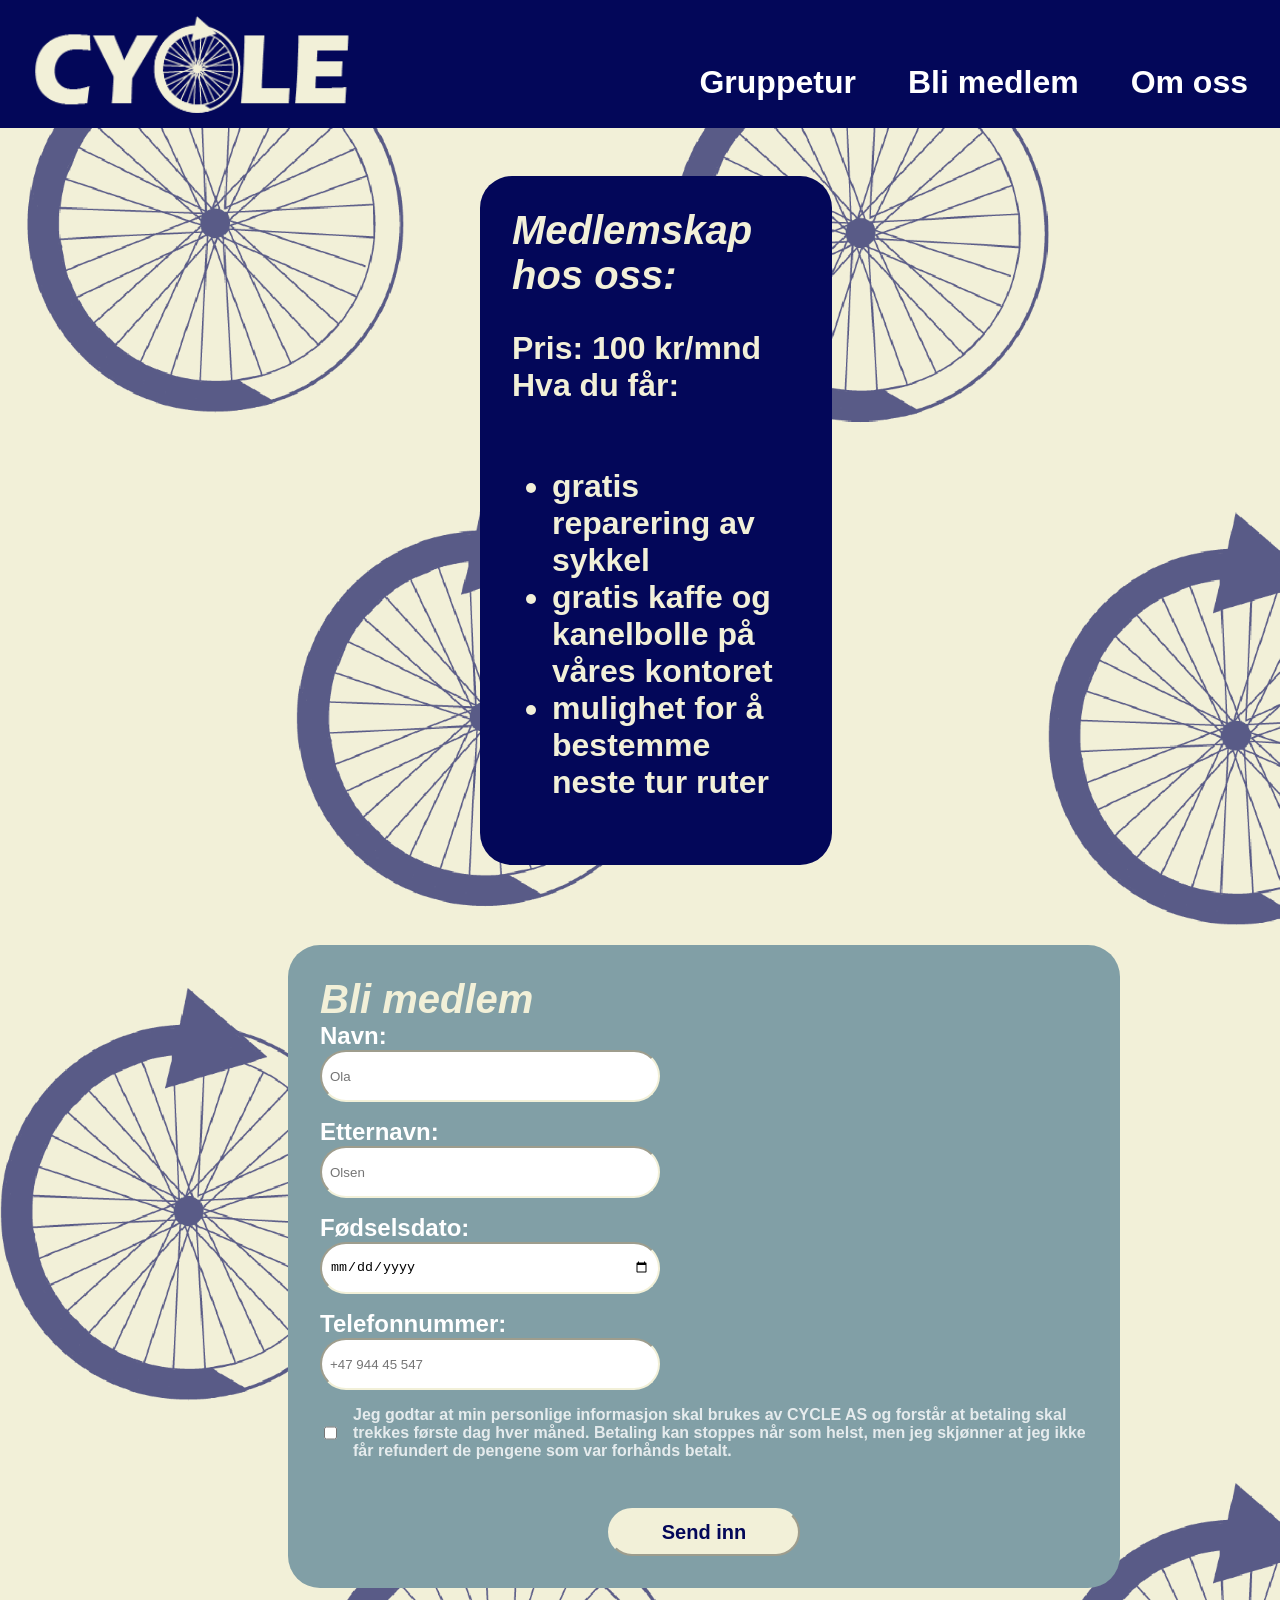
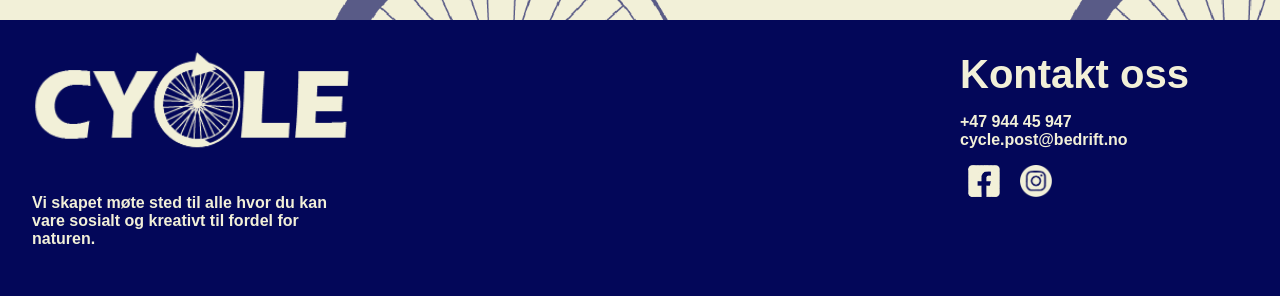
<file: medlem.html>
<!doctype html>
<html lang="no">
  <head>
    <meta charset="UTF-8" />
    <meta name="viewport" content="width=device-width, initial-scale=1.0" />
    <title>CYCLE</title>
    <link rel="stylesheet" href="design.css" />
    <link rel="icon" href="cycle_img/website_sprites/Cycle_logo.png" />
  </head>

  <body>
    <nav>
      <img src="cycle_img/website_sprites/qlogo.png" alt="Logo for CYCLE" />
      <ul class="menu">
        <li><a href="tur.html">Gruppetur</a></li>
        <li><a href="medlem.html">Bli medlem</a></li>
        <li><a href="oss.html">Om oss</a></li>
      </ul>
      <a href="burger_menu.html" id="burger_meny">
        <img
          src="cycle_img/website_sprites/burger_menu.png"
          alt="Button to open menu"
          id="burger_meny"
        />
      </a>
    </nav>
    <main>
      <div class="dark_box">
        <div id="text_in_box">
          <h1>Medlemskap hos oss:</h1>
          <p>Pris: 100 kr/mnd<br />Hva du får:</p>
          <ul>
            <li>gratis reparering av sykkel</li>
            <li>gratis kaffe og kanelbolle på våres kontoret</li>
            <li>mulighet for å bestemme neste tur ruter</li>
          </ul>
        </div>
      </div>

      <div class="blue_box">
        <div id="text_in_box">
          <h2>Bli medlem</h2>
          <label for="Name">Navn:</label>
          <input type="text" placeholder="Ola" id="Name" name="Name" required />

          <label for="Surname">Etternavn:</label>
          <input
            type="text"
            placeholder="Olsen"
            id="Surname"
            name="Surname"
            required
          />

          <label for="DOB">Fødselsdato:</label>
          <input type="date" id="DOB" name="DOB" required />

          <label for="Tlf">Telefonnummer:</label>
          <input
            type="tel"
            placeholder="+47 944 45 547"
            id="Tlf"
            name="Tlf"
            required
          />
          <div id="checkbox">
            <input type="checkbox" id="Terms" name="Terms" required />
            <label for="Terms"
              >Jeg godtar at min personlige informasjon skal brukes av CYCLE AS
              og forstår at betaling skal trekkes første dag hver måned.
              Betaling kan stoppes når som helst, men jeg skjønner at jeg ikke
              får refundert de pengene som var forhånds betalt.</label
            >
          </div>
          <div class="box_button">
            <button onclick="submitForm()">Send inn</button>
          </div>
        </div>
      </div>
    </main>
    <script src="script.js"></script>
  </body>
  <footer>
    <div id="logo_description">
      <img src="cycle_img/website_sprites/qlogo.png" alt="logo of CYCLE" />
      <p>
        Vi skapet møte sted til alle hvor du kan vare sosialt og kreativt til
        fordel for naturen.
      </p>
    </div>
    <div id="contact_info">
      <h3>Kontakt oss</h3>
      <p>+47 944 45 947<br />cycle.post@bedrift.no</p>
      <div id="SoMe_box">
        <a href="#">
          <img
            src="cycle_img/website_sprites/facebooklogo.png"
            alt="Facebook logo"
          />
        </a>
        <a href="#">
          <img
            src="cycle_img/website_sprites/instlogo.png"
            alt="Instagram logo"
          />
        </a>
      </div>
    </div>
  </footer>
</html>
</file>
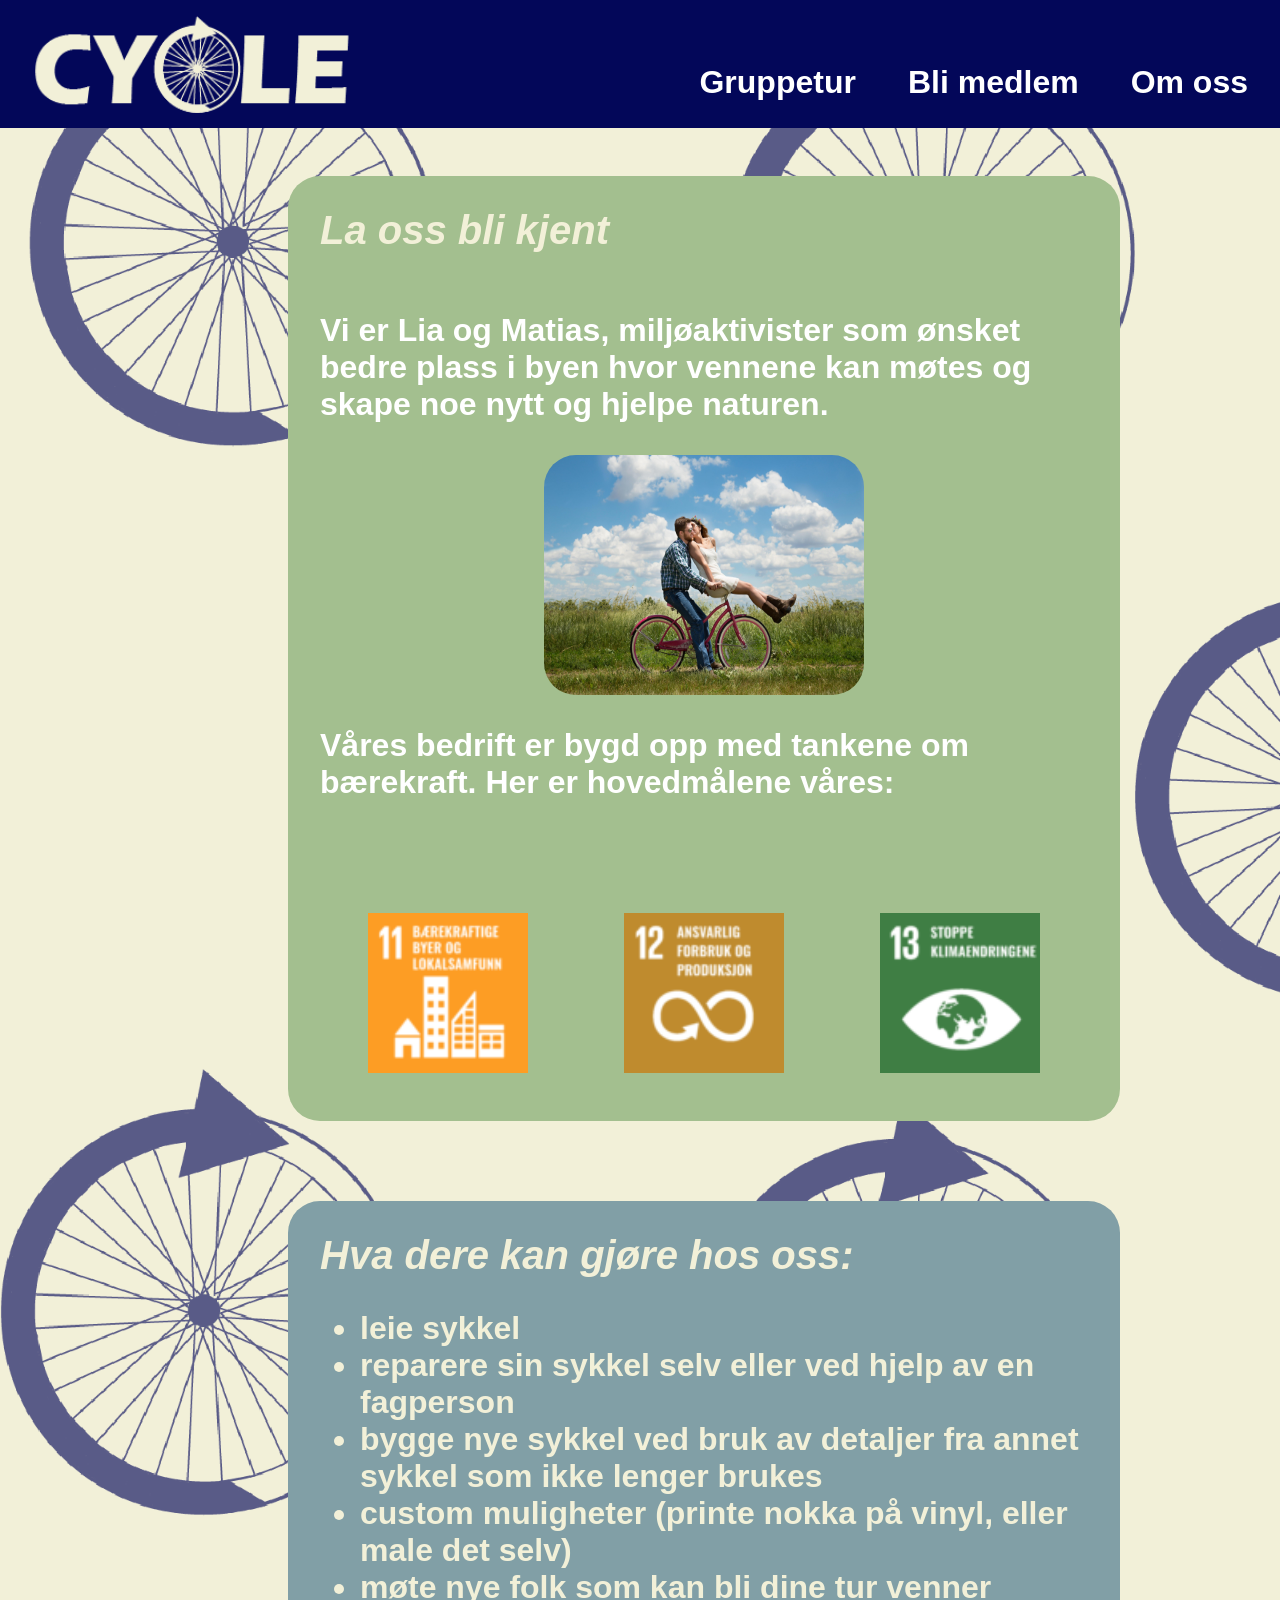
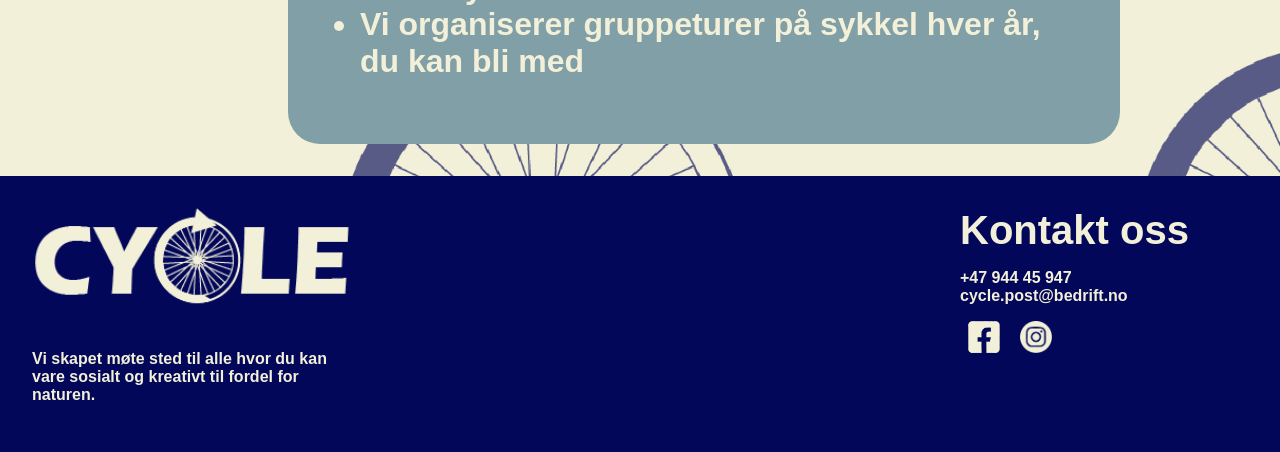
<file: oss.html>
<!doctype html>
<html lang="no">
  <head>
    <meta charset="UTF-8" />
    <meta name="viewport" content="width=device-width, initial-scale=1.0" />
    <title>CYCLE</title>
    <link rel="stylesheet" href="design.css" />
    <link rel="icon" href="cycle_img/website_sprites/Cycle_logo.png" />
  </head>

  <body>
    <nav>
      <img src="cycle_img/website_sprites/qlogo.png" alt="Logo for CYCLE" />
      <ul class="menu">
        <li><a href="tur.html">Gruppetur</a></li>
        <li><a href="medlem.html">Bli medlem</a></li>
        <li><a href="oss.html">Om oss</a></li>
      </ul>
      <a href="burger_menu.html" id="burger_meny">
        <img
          src="cycle_img/website_sprites/burger_menu.png"
          alt="Button to open menu"
          id="burger_meny"
        />
      </a>
    </nav>
    <main id="oss">
      <div id="onerow">
        <div class="green_box">
          <div id="text_in_box">
            <h1>La oss bli kjent</h1>
            <p>
              Vi er Lia og Matias, miljøaktivister som ønsket bedre plass i byen
              hvor vennene kan møtes og skape noe nytt og hjelpe naturen.
            </p>
            <div id="couple">
              <img
                src="cycle_img/img/3194556-happy-valentines-day-1718244_1920.jpg"
                alt="Photo of couple on bike"
              />
            </div>
            <p>
              Våres bedrift er bygd opp med tankene om bærekraft. Her er
              hovedmålene våres:
            </p>
            <div id="box_barekraft">
              <img
                src="cycle_img/img/mål-11-bokmål.png"
                alt="symbol of sustainability goal 11: Sustainable cities and communities"
              />
              <img
                src="cycle_img/img/mål-12-bokmål.png"
                alt="symbol of sustainability goal 12: Responsible consumption and production"
              />
              <img
                src="cycle_img/img/mål-13-bokmål.png"
                alt="symbol of sustainability goal 13: Climate action"
              />
            </div>
          </div>
        </div>
      </div>
      <div class="blue_box">
        <div id="text_in_box">
          <h2>Hva dere kan gjøre hos oss:</h2>
          <ul>
            <li>leie sykkel</li>
            <li>reparere sin sykkel selv eller ved hjelp av en fagperson</li>
            <li>
              bygge nye sykkel ved bruk av detaljer fra annet sykkel som ikke
              lenger brukes
            </li>
            <li>
              custom muligheter (printe nokka på vinyl, eller male det selv)
            </li>
            <li>møte nye folk som kan bli dine tur venner</li>
            <li>
              Vi organiserer gruppeturer på sykkel hver år, du kan bli med
            </li>
          </ul>
        </div>
      </div>
    </main>
    <script src="script.js"></script>
  </body>
  <footer>
    <div id="logo_description">
      <img src="cycle_img/website_sprites/qlogo.png" alt="logo of CYCLE" />
      <p>
        Vi skapet møte sted til alle hvor du kan vare sosialt og kreativt til
        fordel for naturen.
      </p>
    </div>
    <div id="contact_info">
      <h3>Kontakt oss</h3>
      <p>+47 944 45 947<br />cycle.post@bedrift.no</p>
      <div id="SoMe_box">
        <a href="#">
          <img
            src="cycle_img/website_sprites/facebooklogo.png"
            alt="Facebook logo"
          />
        </a>
        <a href="#">
          <img
            src="cycle_img/website_sprites/instlogo.png"
            alt="Instagram logo"
          />
        </a>
      </div>
    </div>
  </footer>
</html>
</file>
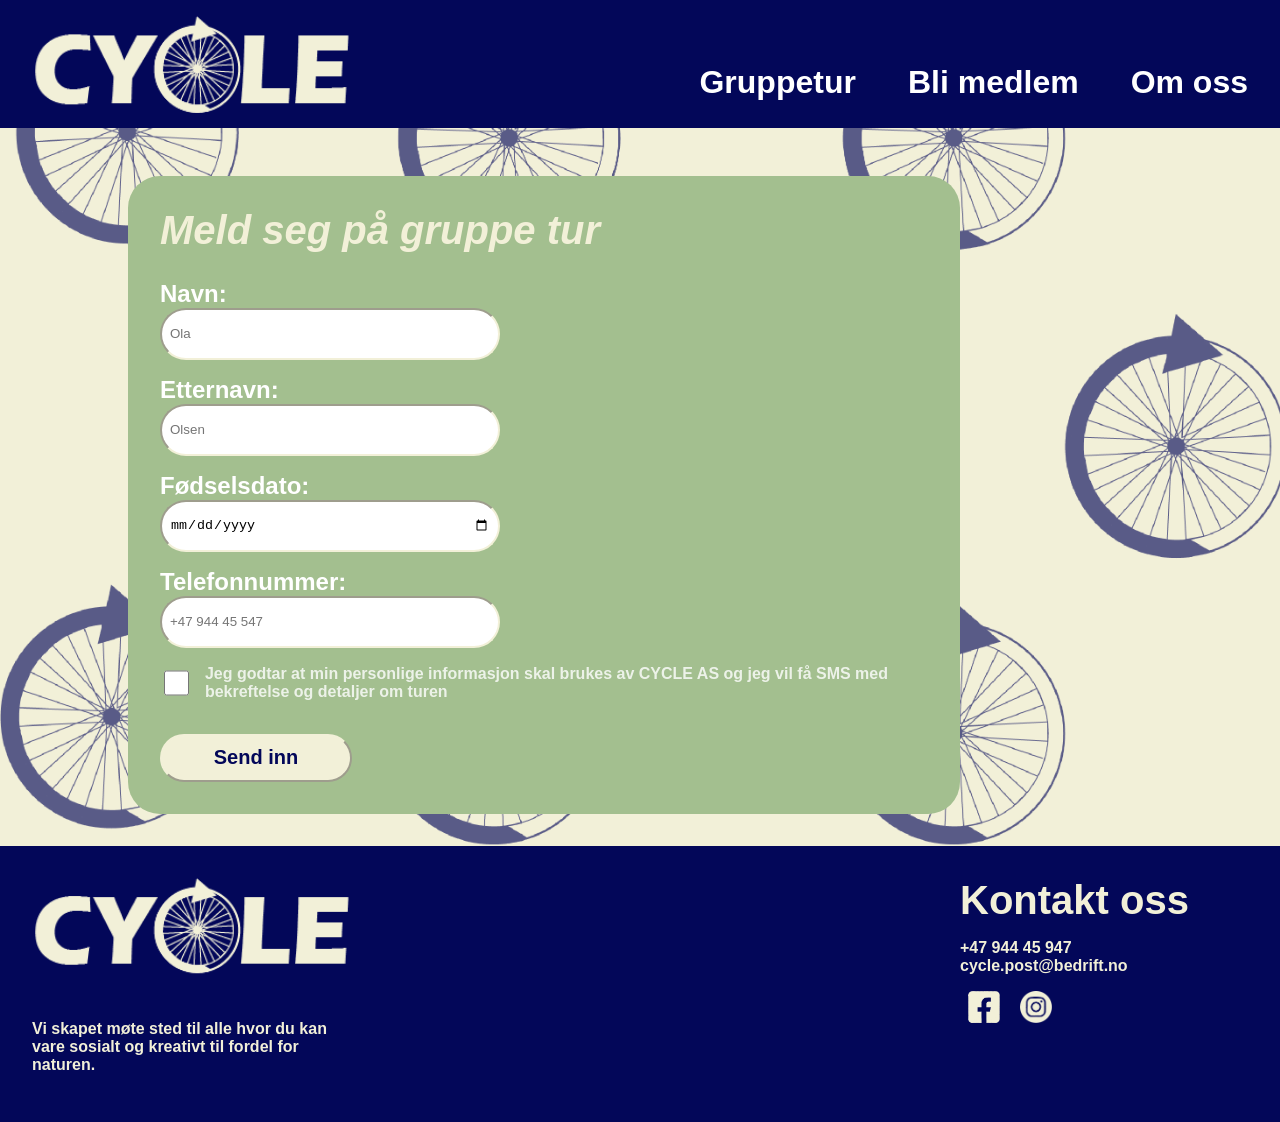
<file: pamelding.html>
<!doctype html>
<html lang="no">
  <head>
    <meta charset="UTF-8" />
    <meta name="viewport" content="width=device-width, initial-scale=1.0" />
    <title>CYCLE</title>
    <link rel="stylesheet" href="design.css" />
    <link rel="icon" href="cycle_img/website_sprites/Cycle_logo.png" />
  </head>

  <body>
    <nav>
      <img src="cycle_img/website_sprites/qlogo.png" alt="Logo for CYCLE" />
      <ul class="menu">
        <li><a href="tur.html">Gruppetur</a></li>
        <li><a href="medlem.html">Bli medlem</a></li>
        <li><a href="oss.html">Om oss</a></li>
      </ul>
      <a href="burger_menu.html" id="burger_meny">
        <img
          src="cycle_img/website_sprites/burger_menu.png"
          alt="Button to open menu"
          id="burger_meny"
        />
      </a>
    </nav>
    <div class="green_box">
      <div id="text_in_box">
        <h1>Meld seg på gruppe tur</h1>

        <label for="Name">Navn:</label>
        <input type="text" placeholder="Ola" id="Name" name="Name" required />

        <label for="Surname">Etternavn:</label>
        <input
          type="text"
          placeholder="Olsen"
          id="Surname"
          name="Surname"
          required
        />

        <label for="DOB">Fødselsdato:</label>
        <input type="date" id="DOB" name="DOB" required />

        <label for="Tlf">Telefonnummer:</label>
        <input
          type="tel"
          placeholder="+47 944 45 547"
          id="Tlf"
          name="Tlf"
          required
        />
        <div id="checkbox">
          <input type="checkbox" id="Terms" name="Terms" required />
          <label for="Terms"
            >Jeg godtar at min personlige informasjon skal brukes av CYCLE AS og
            jeg vil få SMS med bekreftelse og detaljer om turen</label
          >
        </div>

        <button onclick="submitTur()">Send inn</button>
      </div>
    </div>
    <script src="script.js"></script>
  </body>
  <footer>
    <div id="logo_description">
      <img src="cycle_img/website_sprites/qlogo.png" alt="logo of CYCLE" />
      <p>
        Vi skapet møte sted til alle hvor du kan vare sosialt og kreativt til
        fordel for naturen.
      </p>
    </div>
    <div id="contact_info">
      <h3>Kontakt oss</h3>
      <p>+47 944 45 947<br />cycle.post@bedrift.no</p>
      <div id="SoMe_box">
        <a href="#">
          <img
            src="cycle_img/website_sprites/facebooklogo.png"
            alt="Facebook logo"
          />
        </a>
        <a href="#">
          <img
            src="cycle_img/website_sprites/instlogo.png"
            alt="Instagram logo"
          />
        </a>
      </div>
    </div>
  </footer>
</html>
</file>
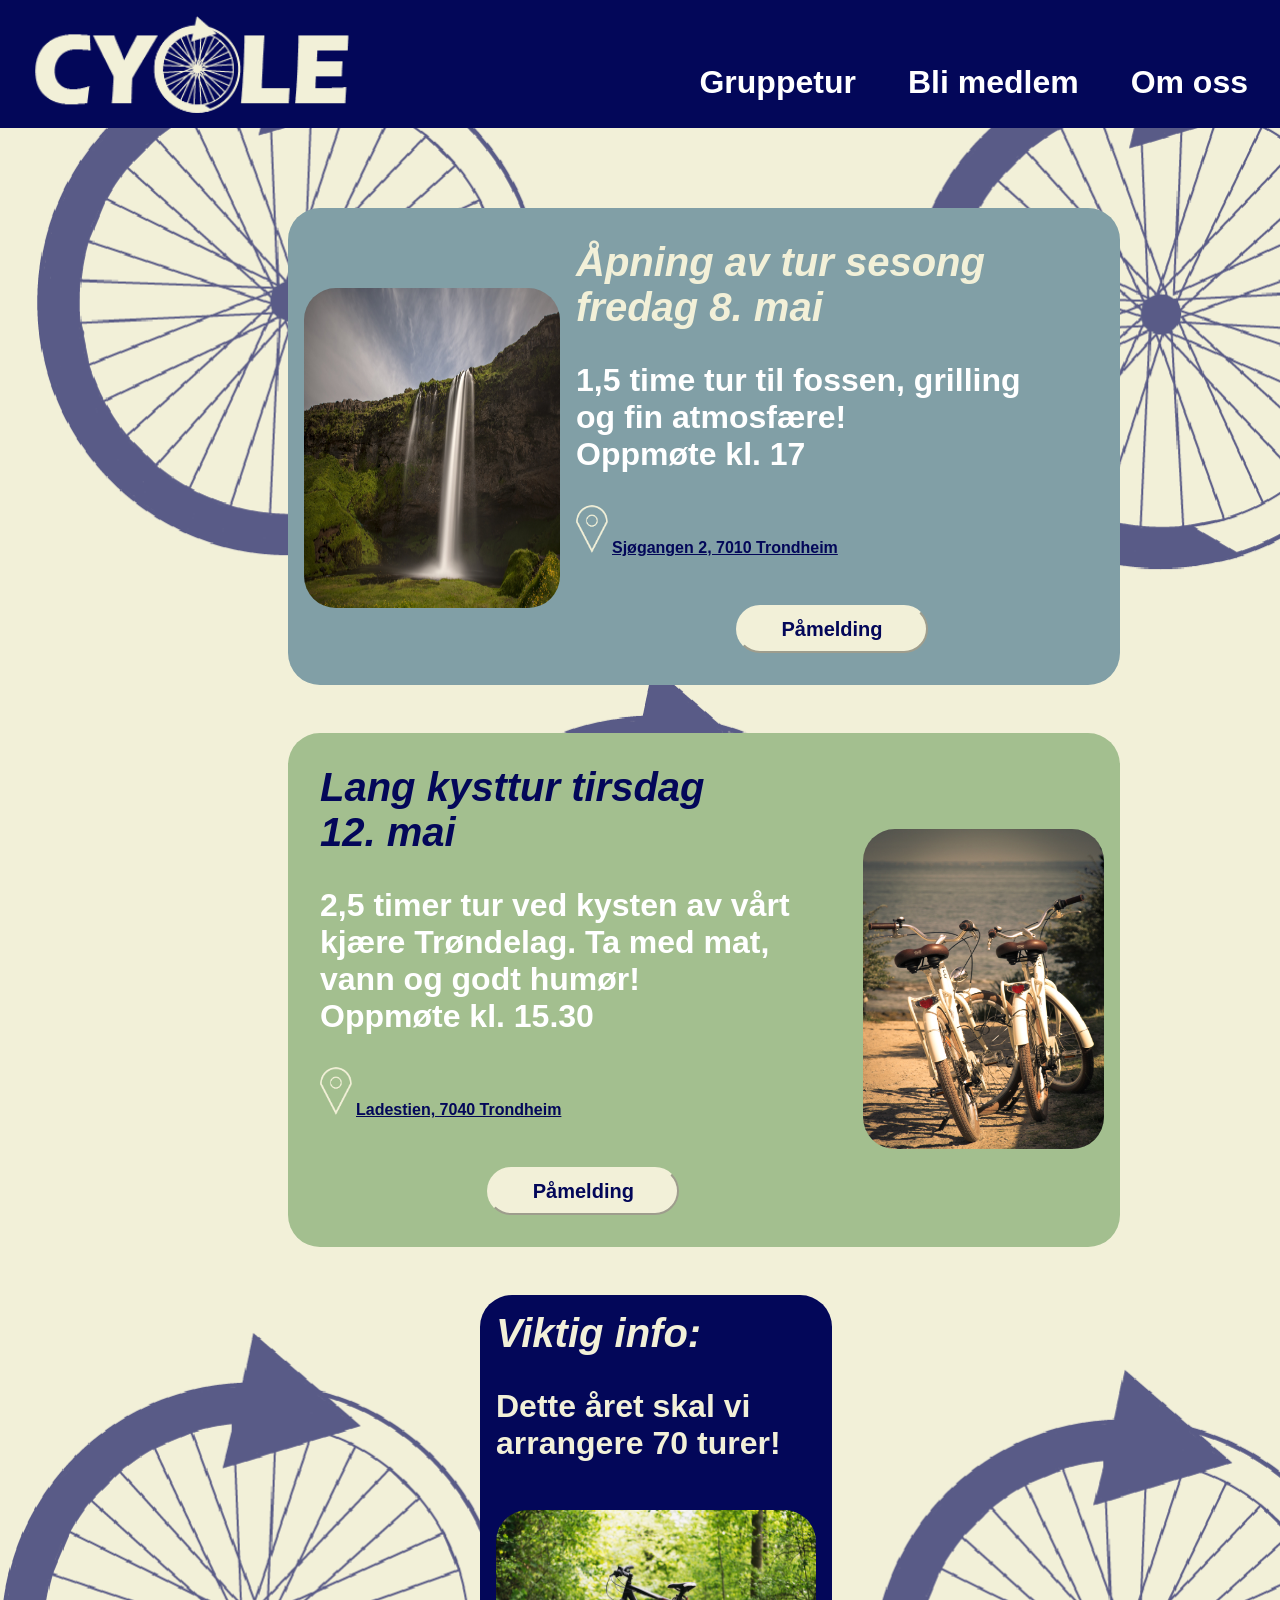
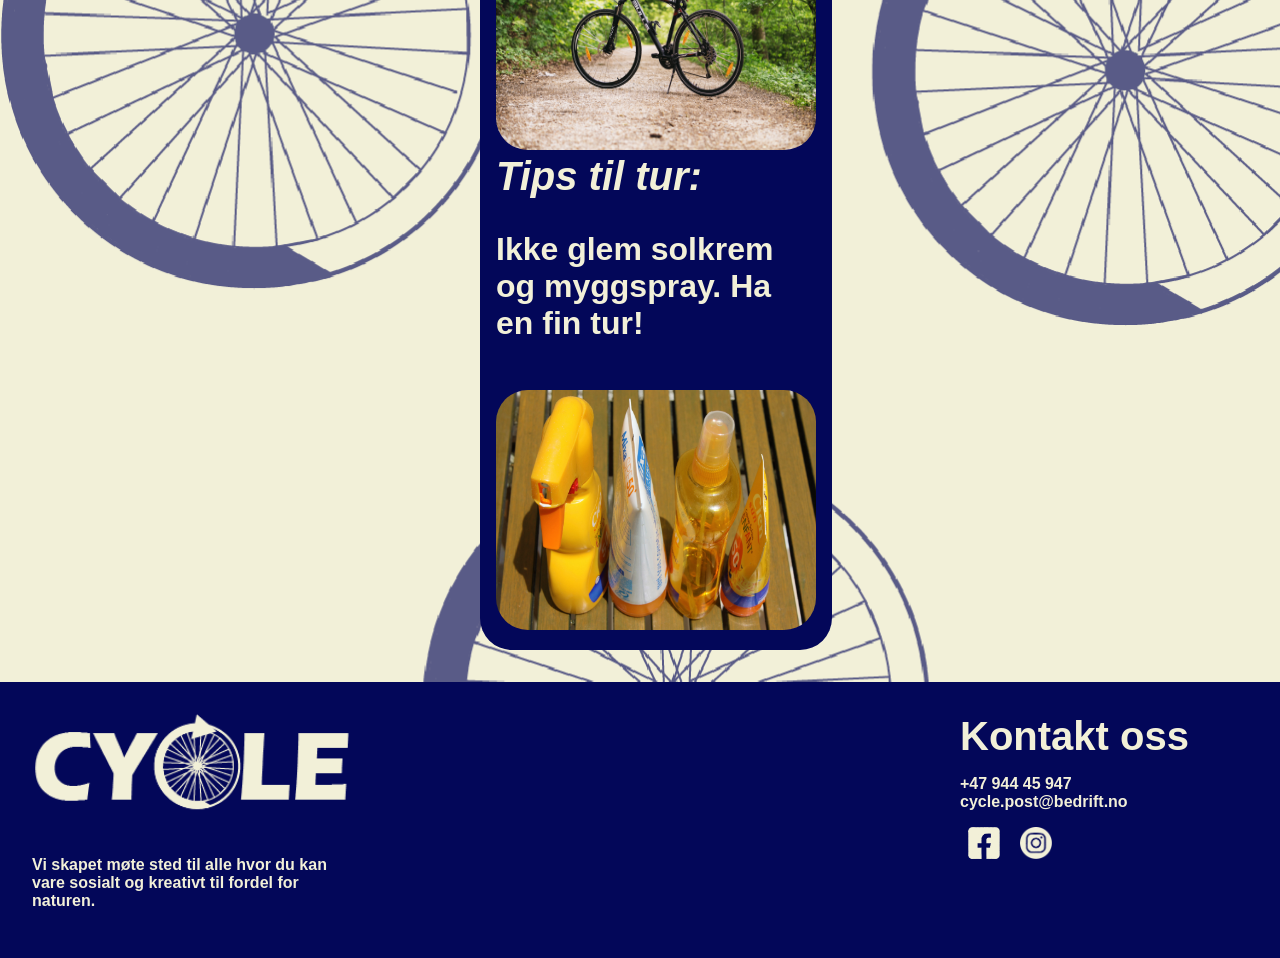
<file: tur.html>
<!doctype html>
<html lang="no">
  <head>
    <meta charset="UTF-8" />
    <meta name="viewport" content="width=device-width, initial-scale=1.0" />
    <title>CYCLE</title>
    <link rel="stylesheet" href="design.css" />
    <link rel="icon" href="cycle_img/website_sprites/Cycle_logo.png" />
  </head>

  <body>
    <nav>
      <img src="cycle_img/website_sprites/qlogo.png" alt="Logo for CYCLE" />
      <ul class="menu">
        <li><a href="tur.html">Gruppetur</a></li>
        <li><a href="medlem.html">Bli medlem</a></li>
        <li><a href="oss.html">Om oss</a></li>
      </ul>
      <a href="burger_menu.html" id="burger_meny">
        <img
          src="cycle_img/website_sprites/burger_menu.png"
          alt="Button to open menu"
          id="burger_meny"
        />
      </a>
    </nav>
    <main>
      <div id="outer_box">
        <div class="blue_box">
          <img
            src="cycle_img/img/adriankirby-seljalandsfoss-1207958.jpg"
            alt="Photo of waterfall"
          />
          <div id="text_in_box">
            <h1>Åpning av tur sesong fredag 8. mai</h1>
            <p>
              1,5 time tur til fossen, grilling og fin atmosfære!<br />Oppmøte
              kl. 17
            </p>

            <div id="adress_box">
              <img
                src="cycle_img/website_sprites/kart_pointer.png"
                alt="A map pointer icon"
              />
              <a href="https://maps.app.goo.gl/dtPykEVx7UoLQANL7"
                >Sjøgangen 2, 7010 Trondheim</a
              >
            </div>
            <div class="box_button">
              <button
                id="reg"
                onclick="window.location.href = 'pamelding.html'"
              >
                Påmelding
              </button>
            </div>
          </div>
        </div>

        <div class="green_box">
          <div id="text_in_box">
            <h2>Lang kysttur tirsdag 12. mai</h2>
            <p>
              2,5 timer tur ved kysten av vårt kjære Trøndelag. Ta med mat, vann
              og godt humør!<br />Oppmøte kl. 15.30
            </p>

            <div id="adress_box">
              <img
                src="cycle_img/website_sprites/kart_pointer.png"
                alt="A map pointer icon"
              />
              <a href="https://maps.app.goo.gl/TbZLfqHXktZzCAom6"
                >Ladestien, 7040 Trondheim</a
              >
            </div>
            <div class="box_button">
              <button
                id="reg"
                onclick="window.location.href = 'pamelding.html'"
              >
                Påmelding
              </button>
            </div>
          </div>
          <img
            src="cycle_img/img/jpoujol-bike-2641375.jpg"
            alt="Photo of two bikes by the sea"
          />
        </div>
      </div>
      <div class="dark_box">
        <h3>Viktig info:</h3>
        <p>Dette året skal vi arrangere 70 turer!</p>
        <img
          src="cycle_img/img/pexels-bicycle-1834265.jpg"
          alt="Bike on the road in forest"
        />
        <h4>Tips til tur:</h4>
        <p>Ikke glem solkrem og myggspray. Ha en fin tur!</p>
        <img
          src="cycle_img/img/chezbeate-sunscreen-1461335.jpg"
          alt="sunscreen"
        />
      </div>
    </main>
    <script src="script.js"></script>
  </body>
  <footer>
    <div id="logo_description">
      <img src="cycle_img/website_sprites/qlogo.png" alt="logo of CYCLE" />
      <p>
        Vi skapet møte sted til alle hvor du kan vare sosialt og kreativt til
        fordel for naturen.
      </p>
    </div>
    <div id="contact_info">
      <h3>Kontakt oss</h3>
      <p>+47 944 45 947<br />cycle.post@bedrift.no</p>
      <div id="SoMe_box">
        <a href="#">
          <img
            src="cycle_img/website_sprites/facebooklogo.png"
            alt="Facebook logo"
          />
        </a>
        <a href="#">
          <img
            src="cycle_img/website_sprites/instlogo.png"
            alt="Instagram logo"
          />
        </a>
      </div>
    </div>
  </footer>
</html>
</file>
<file: design.css>
body {
  margin: 0;
  background-color: #f2f0d8;
  background-image: url("cycle_img/website_sprites/background.png");
  background-size: cover;
  background-repeat: repeat;
}

main {
  display: flex;
  justify-content: space-around;
  flex-wrap: wrap;
}

#index_page main {
  display: flex;
}

#oss main {
  display: flex;
  flex-wrap: wrap;
}

/*dark box parameters lower*/

.dark_box h1,
.dark_box h2 {
  color: #f2f0d8;
  font-family: "dunbar-tall", sans-serif;
  font-weight: 900;
  font-style: italic;
  font-size: 2.5rem;
  margin-bottom: 0rem;
}

.dark_box img {
  border-radius: 2rem;
  width: 20rem;
  height: 15rem;
  margin-top: 1rem;
}

.dark_box #index_page_img img {
  border-radius: 2rem;
  width: 20rem;
  height: 15rem;
  margin-top: 1rem;
}

.dark_box ul {
  color: #f2f0d8;
  font-family: "corbel", sans-serif;
  font-weight: 900;
  font-style: normal;
  font-size: 2rem;
}

.dark_box h3,
.dark_box h4 {
  color: #f2f0d8;
  font-family: "dunbar-tall", sans-serif;
  font-weight: 900;
  font-style: italic;
  font-size: 2.5rem;
  margin-bottom: 0rem;
  margin-top: 0rem;
}

.dark_box p {
  color: #f2f0d8;
  font-family: "corbel", sans-serif;
  font-weight: 900;
  font-style: normal;
  font-size: 2rem;
}

.dark_box {
  margin-top: 3rem;
  width: 20rem;
  height: fit-content;
  display: table-column;
  background-color: #030759;
  border-radius: 2rem;
  margin-left: 2rem;
  padding: 1rem;
}

/*nav and menu parameters*/

nav {
  padding-left: 2rem;
  margin-top: 0;
  position: sticky;
  background-color: #030759;
  display: flex;
  justify-content: space-between;
}

nav img {
  width: 20rem;
  height: 7rem;
  margin-right: 2rem;
  margin-top: 1rem;
}

nav #burger_meny {
  display: none;
}

.menu a {
  color: #ffffff;
  text-decoration: none;
  font-family: "corbel", sans-serif;
  font-weight: 700;
  font-style: normal;
  font-size: 2rem;
}

.menu a:hover {
  color: #a3bf8f;
  text-decoration: none;
  font-family: "corbel", sans-serif;
  font-weight: 700;
  font-style: normal;
  font-size: 2rem;
}

.menu {
  display: inline-block;
  margin-top: 4rem;
  margin-right: 2rem;
}

.menu ul {
  color: #ffffff;
  display: inline;
  padding-left: 1rem;
  list-style-type: none;
}

.menu li {
  color: #ffffff;
  display: inline;
  list-style-type: none;
  padding-left: 3rem;
}

/*green box parameters*/

.green_box img {
  border-radius: 2rem;
  width: 22rem;
  height: 20rem;
  margin-top: 5rem;
}

#couple {
  display: flex;
  justify-content: center;
}

#couple img {
  width: 20rem;
  height: 15rem;
  border-radius: 2rem;
  margin: 0rem;
}

.green_box {
  margin-top: 3rem;
  margin-left: 8rem;
  padding: 1rem;
  width: 50rem;
  height: fit-content;
  background-color: #a3bf8f;
  border-radius: 2rem;
  display: flex;
  justify-content: space-between;
}

.green_box h2 {
  color: #030759;
  font-family: "dunbar-tall", sans-serif;
  font-weight: 900;
  font-style: italic;
  font-size: 2.5rem;
  margin-top: 0;
  margin-right: 5rem;
  margin-bottom: 0;
}

.green_box p {
  color: #ffffff;
  font-family: "corbel", sans-serif;
  font-weight: 900;
  font-style: normal;
  font-size: 2rem;
  margin-right: 2rem;
}

/*adress box parameters*/
#adress_box img {
  width: 2rem;
  height: 3rem;
  margin: 0;
}

#adress_box {
  display: inline-block;
}

#adress_box a {
  color: #030759;
  font-family: "corbel", sans-serif;
  font-weight: 900;
  font-style: normal;
  text-decoration: underline;
}

#adress_box a:hover {
  color: #f2f0d8;
  font-family: "corbel", sans-serif;
  font-weight: 900;
  font-style: normal;
  text-decoration: underline;
}

h1 {
  font-family: "dunbar-tall", sans-serif;
  font-weight: 900;
  font-style: italic;
  font-size: 2.5rem;
  color: #f2f0d8;
  margin-top: 0;
}

#text_in_box {
  width: fit-content;
  display: flex;
  flex-direction: column;
  margin: 1rem;
}

/*footer parameters*/

footer {
  margin-top: 2rem;
  padding-top: 2rem;
  padding-left: 2rem;
  background-color: #030759;
  display: flex;
  justify-content: space-between;
  padding-bottom: 2rem;
}

footer p {
  color: #f2f0d8;
  font-family: "corbel", sans-serif;
  font-weight: 700;
  font-style: normal;
}

#logo_description {
  display: flex;
  flex-direction: column;
  gap: 1rem;
  width: 20rem;
}

#contact_info {
  display: flex;
  flex-direction: column;
  width: 20rem;
}

#contact_info h3 {
  color: #f2f0d8;
  font-family: "itc-avant-garde-gothic-pro", sans-serif;
  font-weight: 700;
  font-style: normal;
  font-size: 2.5rem;
  margin: 0;
}

#contact_info img {
  width: 2rem;
  height: 2rem;
  padding: 0.5rem;
  padding-top: 0;
}

#SoMe_box a {
  text-decoration: none;
}

#facebook,
#instagram {
  color: #f2f0d8;
  font-family: "corbel", sans-serif;
  font-weight: 900;
  font-style: normal;
  font-size: 1.25rem;
  display: flex;
  margin-top: 0.5rem;
  gap: 1rem;
}

#facebook a,
#instagram a {
  color: #f2f0d8;
  font-family: "corbel", sans-serif;
  font-weight: 900;
  font-style: normal;
  font-size: 1.25rem;
}

#facebook img,
#instagram img {
  width: 2rem;
  height: 2rem;
  border-radius: 0rem;
}

/*blue box parameters*/

.blue_box {
  background-color: #819fa6;
  margin-top: 5rem;
  margin-left: 8rem;
  padding: 1rem;
  width: 50rem;
  height: fit-content;
  border-radius: 2rem;
  display: flex;
  justify-content: space-around;
}

.blue_box ul {
  color: #f2f0d8;
  font-family: "corbel", sans-serif;
  font-weight: 900;
  font-style: normal;
  font-size: 2rem;
}

.blue_box h2 {
  color: #f2f0d8;
  font-family: "dunbar-tall", sans-serif;
  font-weight: 900;
  font-style: italic;
  font-size: 2.5rem;
  margin-top: 0;
  margin-right: 5rem;
  margin-bottom: 0;
}

.blue_box h1 {
  color: #f2f0d8;
  font-family: "dunbar-tall", sans-serif;
  font-weight: 900;
  font-style: italic;
  font-size: 2.5rem;
  margin-top: 0;
  margin-right: 2rem;
  margin-bottom: 0;
}

.blue_box p {
  color: #ffffff;
  font-family: "corbel", sans-serif;
  font-weight: 900;
  font-style: normal;
  font-size: 2rem;
  margin-right: 2rem;
}

.blue_box img {
  border-radius: 2rem;
  width: 16rem;
  height: 20rem;
  margin-top: 4rem;
}

button {
  background-color: #f2f0d8;
  color: #030759;
  font-family: "corbel", sans-serif;
  font-weight: 900;
  font-style: normal;
  font-size: 1.25rem;
  border-radius: 2rem;
  border-color: #f2f0d8;
  width: 12rem;
  height: 3rem;
  margin-top: 2rem;
}

button:hover {
  border-color: #030759;
}

.box_button {
  display: flex;
  justify-content: center;
  margin-top: 1rem;
}

/*input parameters*/

label[for="Name"],
label[for="Surname"],
label[for="DOB"],
label[for="Tlf"] {
  color: #ffffff;
  font-family: "corbel", sans-serif;
  font-weight: 900;
  font-style: normal;
  font-size: 1.5rem;
}

label[for="Terms"] {
  color: #ffffff;
  font-family: "corbel", sans-serif;
  font-weight: 900;
  font-style: normal;
  font-size: 1rem;
  opacity: 0.8;
}

#checkbox {
  display: flex;
  align-items: center;
  gap: 0.5rem;
}

input[type="text"],
input[type="date"],
input[type="tel"] {
  border-radius: 2rem;
  border-color: #f2f0d8;
  width: 20rem;
  height: 2rem;
  padding: 0.5rem;
  margin-bottom: 1rem;
}

input[type="checkbox"] {
  width: 2rem;
  height: 2rem;
  margin-right: 0.5rem;
}

#onerow {
  display: flex;
  justify-content: space-between;
}

#box_barekraft {
  display: flex;
  align-items: center;
  justify-content: space-around;
  margin-bottom: 1rem;
}

#box_barekraft img {
  width: 10rem;
  height: 10rem;
  border-radius: 0%;
}
/*telefone version*/
@media (max-width: 480px) {
  .menu {
    display: none;
  }

  nav img {
    width: 12rem;
    height: 4rem;
    margin-left: 1rem;
  }

  nav {
    padding: 0;
    justify-content: space-between;
  }

  nav #burger_meny {
    display: block;
    width: 2rem;
    height: 2rem;
    margin-right: 2rem;
    margin-top: 1rem;
  }

  .green_box {
    width: 80%;
    display: flex;
    flex-direction: column;
    flex-wrap: wrap;
    margin-left: 1rem;
  }

  .dark_box {
    width: 80%;
    display: flex;
    flex-direction: column;
    flex-wrap: wrap;
    margin-left: 1rem;
  }

  .dark_box ul {
    font-size: 1.5rem;
  }

  .dark_box h1,
  .dark_box h2 {
    font-size: 2rem;
    margin-right: 0rem;
  }

  .blue_box {
    width: 80%;
    display: flex;
    flex-direction: column;
    flex-wrap: wrap;
    margin-left: 1rem;
  }

  .blue_box img,
  .green_box img,
  .dark_box img {
    width: 100%;
  }

  #contact_info {
    display: none;
  }

  #adress_box {
    display: flex;
    flex-wrap: wrap;
    display: contents;
  }

  footer {
    display: flex;
    flex-direction: column;
    align-items: left;
    flex-wrap: wrap;
    padding-left: 0rem;
  }

  #logo_description {
    display: flex;
    flex-direction: column;
    gap: 1rem;
    width: 12rem;
    margin-left: 1rem;
  }

  #logo_description img {
    width: 10rem;
    height: 3.5rem;
  }

  #text_in_box {
    width: fit-content;
    display: contents;
    flex-direction: column;
  }

  input[type="text"],
  input[type="date"],
  input[type="tel"] {
    width: fit-content;
    height: fit-content;
    margin-bottom: 1rem;
  }

  .blue_box img {
    margin: 0;
  }

  .blue_box ul {
    font-size: 1.5rem;
  }

  .blue_box h1,
  .blue_box h2 {
    font-size: 2rem;
    margin-right: 0rem;
  }

  .blue_box p {
    font-size: 1.5rem;
  }

  .green_box h2,
  .green_box h1 {
    font-size: 2rem;
    margin-bottom: 0rem;
    margin-right: 0rem;
  }

  .green_box p {
    font-size: 1.5rem;
    margin-right: 0;
    display: flex;
    flex-wrap: wrap;
  }

  .green_box img {
    margin: 0;
  }

  #menu_page {
    background-color: #030759;
    display: flex;
    flex-direction: column;
    align-items: center;
  }

  .burger {
    display: flex;
    flex-direction: column;
    align-items: center;
    margin-top: 6rem;
  }

  .burger ul {
    list-style-type: none;
    align-items: center;
  }

  .burger li {
    list-style-type: none;
    padding: 1rem;
    align-items: center;
  }

  .burger a {
    color: #ffffff;
    text-decoration: none;
    font-family: "corbel", sans-serif;
    font-weight: 700;
    font-style: normal;
    font-size: 2rem;
  }

  .dark_box h1 {
    font-size: 2rem;
  }

  .dark_box p {
    font-size: 1.5rem;
  }

  #box_barekraft img {
    width: 6rem;
    height: 6rem;
    border-radius: 0%;
    margin-top: 1rem;
  }

  #box_barekraft {
    display: flex;
    flex-direction: column;
    justify-content: space-around;
  }

  #couple img {
    width: 15rem;
    height: 12rem;
    border-radius: 2rem;
    margin: 0rem;
  }
}

/*Ipad and other tablets version*/

@media (max-width: 768px) and (min-width: 480px) {
  .menu {
    display: none;
  }

  #outer_box {
    display: contents;
  }

  #onerow {
    display: contents;
  }

  nav img {
    width: 12rem;
    height: 4rem;
    margin-left: 1rem;
  }

  nav {
    padding: 0;
    justify-content: space-between;
  }

  nav #burger_meny {
    display: block;
    width: 2rem;
    height: 2rem;
    margin-right: 2rem;
    margin-top: 1rem;
  }

  main {
    display: flex;
    justify-content: center;
  }

  #index_page main {
    display: flex;
    flex-wrap: wrap;
  }

  .green_box {
    width: 80%;
    display: flex;
    flex-direction: column;
    align-items: center;
    flex-wrap: wrap;
    margin-left: 1rem;
  }

  .dark_box {
    width: 80%;
    display: flex;
    flex-direction: column;
    align-items: center;
    flex-wrap: wrap;
    margin-left: 1rem;
  }

  .dark_box ul {
    font-size: 1.5rem;
  }

  .dark_box h1,
  .dark_box h2 {
    font-size: 2rem;
    margin-right: 0rem;
  }

  .blue_box {
    width: 80%;
    display: flex;
    flex-direction: column;
    align-items: center;
    flex-wrap: wrap;
    margin-left: 1rem;
  }

  #contact_info {
    display: none;
  }

  footer {
    display: flex;
    flex-direction: column;
    align-items: left;
    flex-wrap: wrap;
    padding-left: 0rem;
  }

  #logo_description {
    display: flex;
    flex-direction: column;
    gap: 1rem;
    width: 12rem;
    margin-left: 1rem;
  }

  #logo_description img {
    width: 10rem;
    height: 3.5rem;
  }

  #text_in_box {
    width: fit-content;
    display: flex;
    flex-direction: column;
  }

  input[type="text"],
  input[type="date"],
  input[type="tel"] {
    width: fit-content;
    height: fit-content;
    margin-bottom: 1rem;
  }

  .blue_box img,
  .green_box img,
  .dark_box img {
    margin: 0;
    width: 60%;
  }

  .blue_box ul {
    font-size: 1.5rem;
  }

  .blue_box h1,
  .blue_box h2 {
    font-size: 2rem;
    margin-right: 0rem;
  }

  .blue_box p {
    font-size: 1.5rem;
  }

  .green_box h2,
  .green_box h1 {
    font-size: 2rem;
    margin-bottom: 0rem;
  }

  .green_box p {
    font-size: 1.5rem;
  }

  .green_box img {
    margin: 0;
  }

  #menu_page {
    background-color: #030759;
    display: flex;
    flex-direction: column;
    align-items: center;
  }

  .burger {
    display: flex;
    flex-direction: column;
    align-items: center;
    margin-top: 6rem;
  }

  .burger ul {
    list-style-type: none;
    align-items: center;
  }

  .burger li {
    list-style-type: none;
    padding: 1rem;
    align-items: center;
  }

  .burger a {
    color: #ffffff;
    text-decoration: none;
    font-family: "corbel", sans-serif;
    font-weight: 700;
    font-style: normal;
    font-size: 2rem;
  }

  .dark_box h1 {
    font-size: 2rem;
  }

  .dark_box p {
    font-size: 1.5rem;
  }

  #box_barekraft img {
    width: 6rem;
    height: 6rem;
    border-radius: 0%;
    margin-top: 1rem;
  }

  #box_barekraft {
    display: flex;
    flex-direction: column;
    justify-content: space-around;
  }

  #couple img {
    width: 15rem;
    height: 12rem;
    border-radius: 2rem;
    margin: 0rem;
  }
}
</file>
